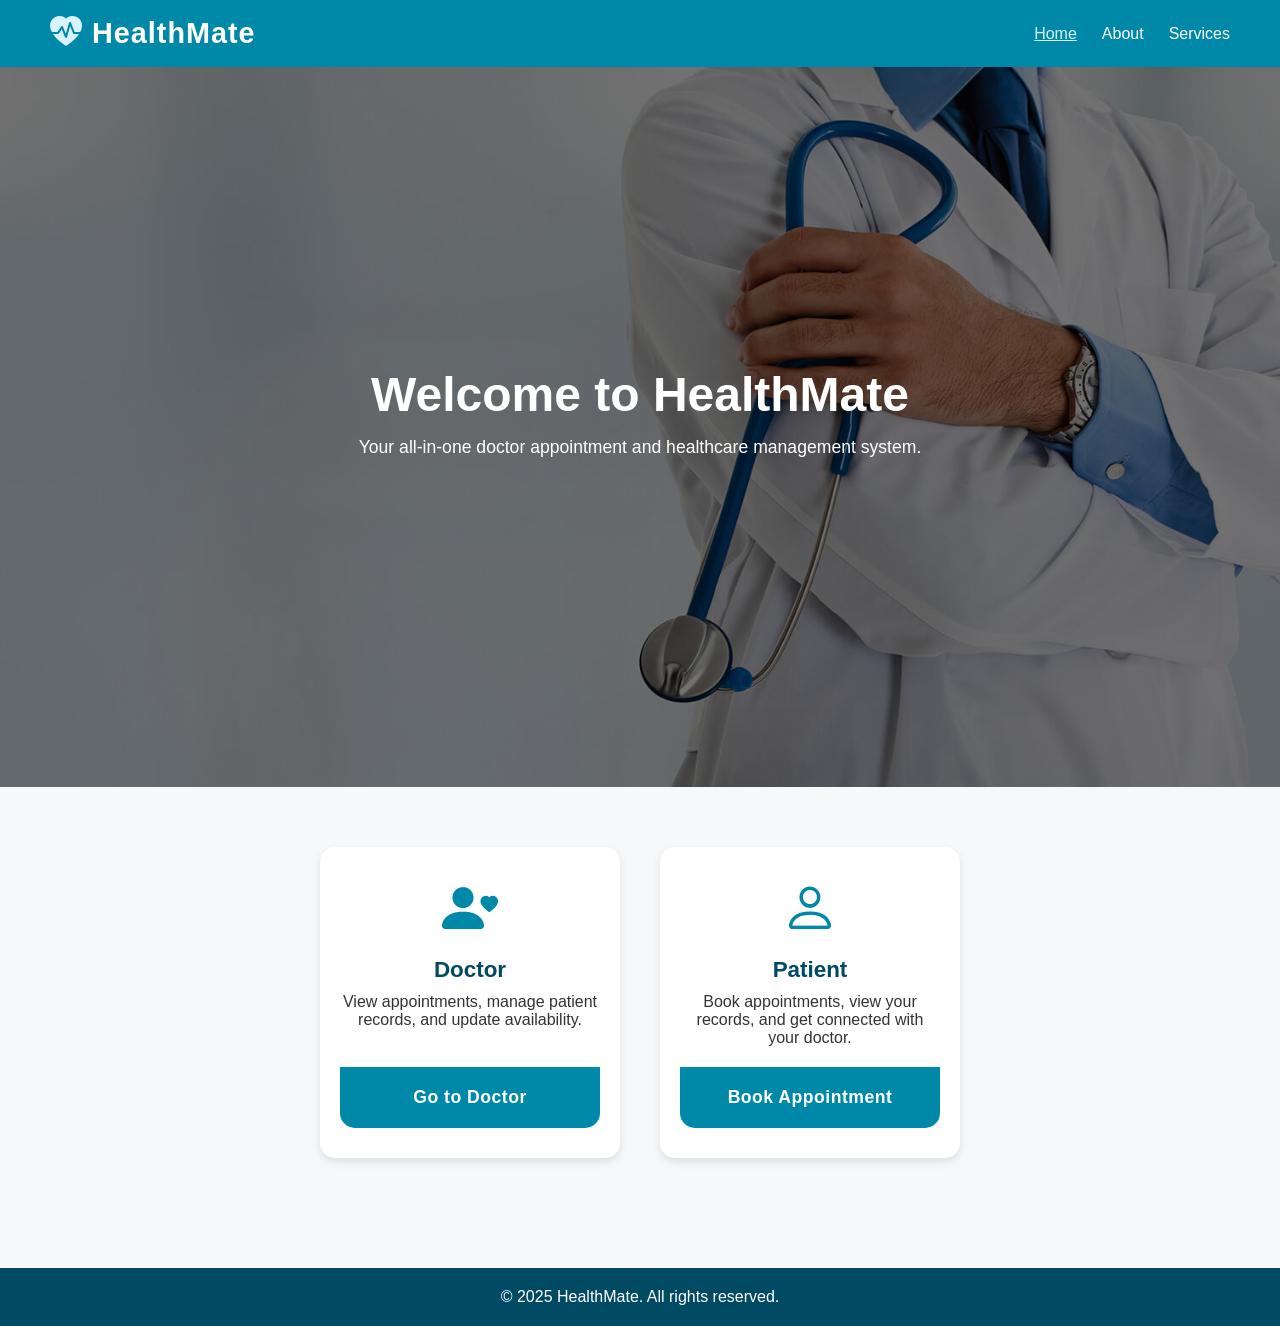
<file: index.html>
<!DOCTYPE html>
<html lang="en">
<head>
  <meta charset="UTF-8">
  <meta name="viewport" content="width=device-width, initial-scale=1.0">
  <title>HealthMate | Login Portal</title>
  <link rel="stylesheet" href="style.css">
  <link href="https://cdn.jsdelivr.net/npm/bootstrap-icons@1.11.3/font/bootstrap-icons.css" rel="stylesheet">
  <style>
    body {
      margin: 0;
      font-family: 'Poppins', sans-serif;
      background: #f7f8fa;
      color: #333;
    }

    /* ===== NAVBAR / HEADER ===== */
    header {
      background: #0088a9;
      color: white;
      padding: 15px 50px;
      display: flex;
      justify-content: space-between;
      align-items: center;
    }

    .logo {
      display: flex;
      align-items: center;
      gap: 10px;
      text-decoration: none;
      color: white;
    }

    .logo i {
      font-size: 2rem;
      color: #d8f3fd;
      animation: pulse 1.8s infinite;
    }

    .logo-text {
      font-size: 1.8rem;
      font-weight: bold;
      letter-spacing: 1px;
    }

    @keyframes pulse {
      0% { transform: scale(1); opacity: 0.9; }
      50% { transform: scale(1.2); opacity: 1; }
      100% { transform: scale(1); opacity: 0.9; }
    }

    nav ul {
      list-style: none;
      display: flex;
      gap: 25px;
      margin: 0;
      padding: 0;
    }

    nav a {
      color: white;
      text-decoration: none;
      font-weight: 500;
      transition: 0.3s;
    }

    nav a:hover,
    nav a.active {
      text-decoration: underline;
      color: #d8f3fd;
    }

    /* ===== HERO SECTION ===== */
    .hero {
      position: relative;
      display: flex;
      flex-direction: column;
      align-items: center;
      justify-content: center;
      text-align: center;
      padding: 100px 20px;
      min-height: 80vh;
      background: url('Images/bg1.jpg') no-repeat center center/cover;
      color: white;
    }

    .hero::before {
      content: "";
      position: absolute;
      top: 0;
      left: 0;
      right: 0;
      bottom: 0;
      background: rgba(0, 0, 0, 0.55);
    }

    .hero h1,
    .hero p {
      position: relative;
      z-index: 2;
    }

    .hero h1 {
      font-size: 3rem;
      font-weight: 700;
      margin-bottom: 15px;
    }

    .hero p {
      max-width: 600px;
      font-size: 1.1rem;
      margin-bottom: 30px;
    }

    /* ===== ROLE CARDS ===== */
    .roles {
      display: flex;
      justify-content: center;
      gap: 40px;
      padding: 60px 20px;
      flex-wrap: wrap;
    }

    .role-card {
      background: white;
      border-radius: 15px;
      box-shadow: 0 4px 10px rgba(0,0,0,0.1);
      width: 300px;
      text-align: center;
      padding: 30px 20px;
      transition: transform 0.3s ease, box-shadow 0.3s ease;
      display: flex;
      flex-direction: column;
      justify-content: space-between;
    }

    .role-card:hover {
      transform: translateY(-5px);
      box-shadow: 0 8px 20px rgba(0,0,0,0.15);
    }

    .role-card i {
      font-size: 3.5rem;
      color: #0088a9;
      margin-bottom: 15px;
    }

    .role-card h3 {
      margin-bottom: 10px;
      color: #004b63;
      font-size: 1.4rem;
    }

    .role-card p {
      font-size: 1rem;
      margin-bottom: 20px;
      flex-grow: 1;
    }

    .btn {
      display: block;
      width: 100%;
      padding: 20px 0;
      background: #0088a9;
      color: white;
      border-radius: 0 0 15px 15px;
      text-decoration: none;
      transition: background 0.3s, transform 0.2s;
      font-weight: 600;
      font-size: 1.1rem;
      letter-spacing: 0.5px;
    }

    .btn:hover {
      background: #006f88;
      transform: scale(1.03);
    }

    /* ===== FOOTER ===== */
    footer {
      background: #004b63;
      color: white;
      text-align: center;
      padding: 20px;
      margin-top: 50px;
    }

    @media(max-width: 768px) {
      .roles {
        flex-direction: column;
        align-items: center;
      }

      .hero h1 {
        font-size: 2.2rem;
      }

      .btn {
        padding: 18px 0;
        font-size: 1rem;
      }
    }
  </style>
</head>

<body>
  <!-- Header -->
  <header>
    <a href="index.html" class="logo">
      <i class="bi bi-heart-pulse-fill"></i>
      <span class="logo-text">HealthMate</span>
    </a>
    <nav>
      <ul>
        <li><a href="index.html" class="active">Home</a></li>
        <li><a href="about.html">About</a></li>
        <li><a href="services.html">Services</a></li>
      </ul>
    </nav>
  </header>

  <!-- Hero Section -->
  <section class="hero">
    <h1>Welcome to HealthMate</h1>
    <p>Your all-in-one doctor appointment and healthcare management system.</p>
  </section>

  <!-- Roles Section -->
  <section class="roles">
    <div class="role-card">
      <i class="bi bi-person-heart"></i>
      <h3>Doctor</h3>
      <p>View appointments, manage patient records, and update availability.</p>
      <a href="view/doctor/doctor_login.php" class="btn">Go to Doctor</a>
    </div>

    <div class="role-card">
      <i class="bi bi-person"></i>
      <h3>Patient</h3>
      <p>Book appointments, view your records, and get connected with your doctor.</p>
      <a href="view/patient/find_doctor.php" class="btn">Book Appointment</a>
    </div>
  </section>

  <!-- Footer -->
  <footer>
    <p>© 2025 HealthMate. All rights reserved.</p>
  </footer>
</body>
</html>
</file>
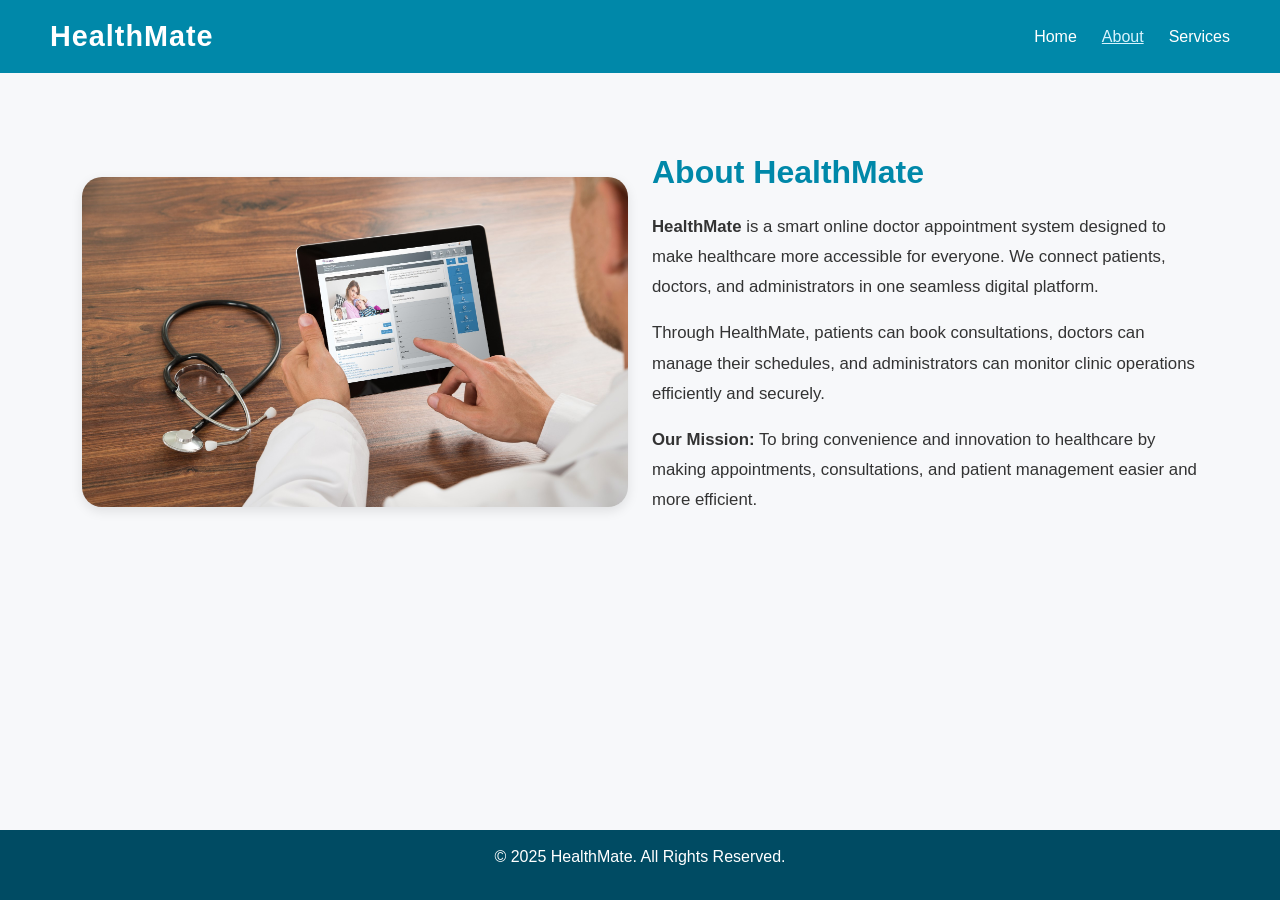
<file: about.html>
<!DOCTYPE html>
<html lang="en">
<head>
  <meta charset="UTF-8" />
  <meta name="viewport" content="width=device-width, initial-scale=1.0" />
  <title>About | HealthMate</title>
  <link href="https://cdn.jsdelivr.net/npm/bootstrap@5.3.2/dist/css/bootstrap.min.css" rel="stylesheet" />
  <style>
    html, body {
      height: 100%;
      margin: 0;
      display: flex;
      flex-direction: column;
      font-family: 'Poppins', sans-serif;
      background-color: #f7f8fa;
      color: #333;
    }

    main {
      flex: 1;
    }

    /* NAVBAR - Same as Home Page */
    header {
      background: #0088a9;
      color: white;
      padding: 15px 50px;
      display: flex;
      justify-content: space-between;
      align-items: center;
    }

    .logo {
      font-size: 1.8rem;
      font-weight: bold;
      letter-spacing: 1px;
      color: white;
      text-decoration: none;
    }

    nav ul {
      list-style: none;
      display: flex;
      gap: 25px;
      margin: 0;
      padding: 0;
    }

    nav a {
      color: white;
      text-decoration: none;
      font-weight: 500;
      transition: 0.3s;
    }

    nav a:hover,
    nav a.active {
      text-decoration: underline;
      color: #d8f3fd;
    }

    /* About Section */
    .about-section {
      padding: 80px 0;
      background-color: #f7f8fa;
    }

    .about-section img {
      border-radius: 20px;
      box-shadow: 0 4px 12px rgba(0, 0, 0, 0.1);
    }

    .about-section h2 {
      font-weight: 700;
      color: #0088a9;
      margin-bottom: 20px;
    }

    .about-section p {
      color: #333;
      line-height: 1.8;
      font-size: 1.05rem;
    }

    /* FOOTER */
    footer {
      background-color: #004b63;
      color: white;
      text-align: center;
      padding: 15px 0;
      margin-top: auto;
    }

    @media(max-width: 768px) {
      header {
        flex-direction: column;
        gap: 10px;
      }
    }
  </style>
</head>
<body>

  <!-- HEADER (Unified Navbar) -->
  <header>
    <a href="index.html" class="logo">HealthMate</a>
    <nav>
      <ul>
        <li><a href="index.html">Home</a></li>
        <li><a href="about.html" class="active">About</a></li>
        <li><a href="services.html">Services</a></li>
      </ul>
    </nav>
  </header>

  <!-- MAIN CONTENT -->
  <main>
    <section class="about-section">
      <div class="container">
        <div class="row align-items-center">
          <div class="col-md-6 mb-4 mb-md-0">
            <img src="Images/about.jpg" alt="About HealthMate" class="img-fluid">
          </div>
          <div class="col-md-6">
            <h2>About HealthMate</h2>
            <p>
              <strong>HealthMate</strong> is a smart online doctor appointment system designed to make healthcare more accessible
              for everyone. We connect patients, doctors, and administrators in one seamless digital platform.
            </p>
            <p>
              Through HealthMate, patients can book consultations, doctors can manage their schedules, and 
              administrators can monitor clinic operations efficiently and securely.
            </p>
            <p><strong>Our Mission:</strong> To bring convenience and innovation to healthcare by making 
            appointments, consultations, and patient management easier and more efficient.</p>
          </div>
        </div>
      </div>
    </section>
  </main>

  <!-- FOOTER -->
  <footer>
    <p>© 2025 HealthMate. All Rights Reserved.</p>
  </footer>

</body>
</html>
</file>
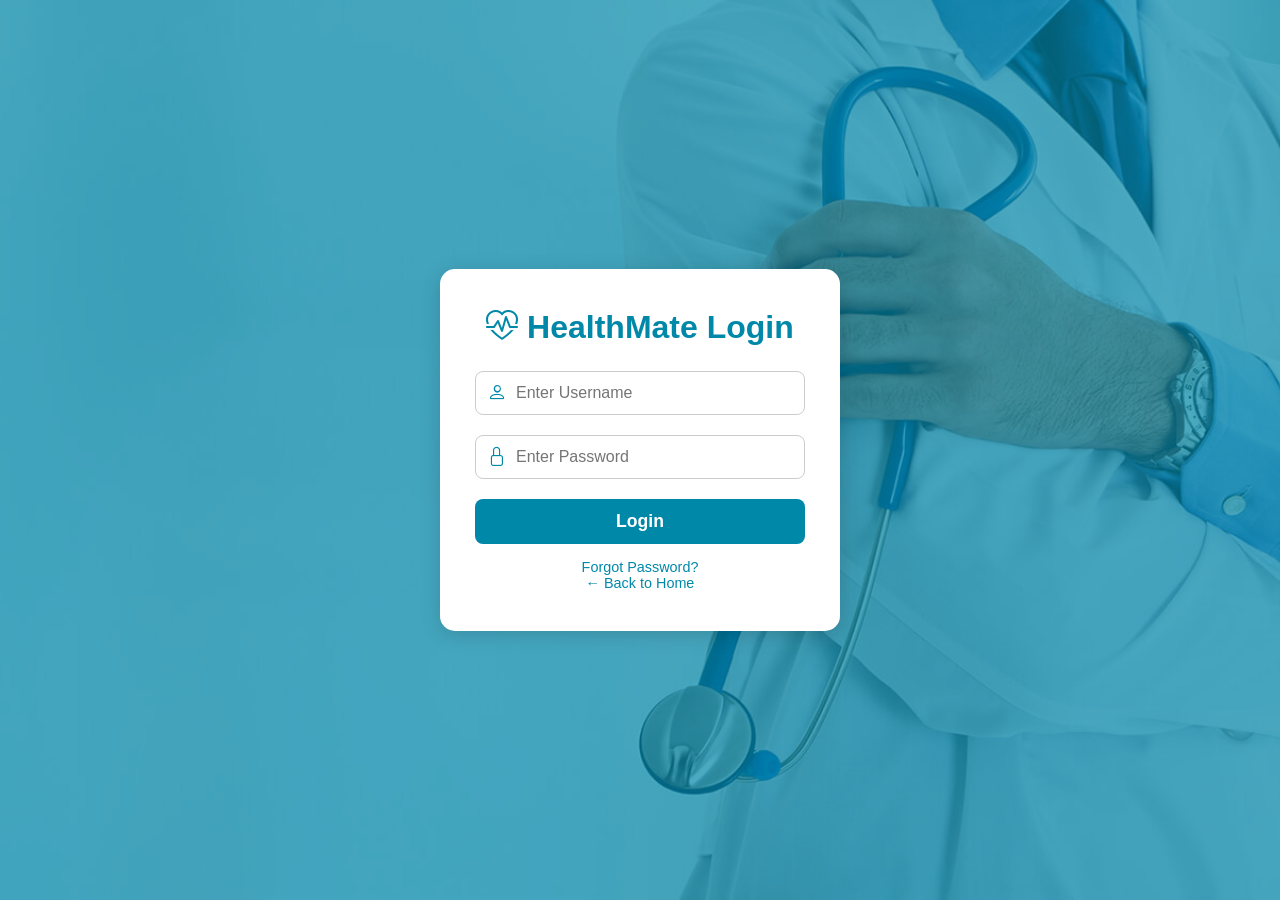
<file: login.html>
<!DOCTYPE html>
<html lang="en">
<head>
  <meta charset="UTF-8">
  <meta name="viewport" content="width=device-width, initial-scale=1.0">
  <title>HealthMate | Login</title>
  <link href="https://cdn.jsdelivr.net/npm/bootstrap-icons@1.11.3/font/bootstrap-icons.css" rel="stylesheet">
  <style>
    * {
      margin: 0;
      padding: 0;
      box-sizing: border-box;
      font-family: 'Poppins', sans-serif;
    }

    body {
      display: flex;
      justify-content: center;
      align-items: center;
      height: 100vh;
      background: url('Images/bg1.jpg') no-repeat center center/cover;
      position: relative;
    }

    /* Overlay for background */
    body::before {
      content: "";
      position: absolute;
      top: 0;
      left: 0;
      width: 100%;
      height: 100%;
      background: rgba(0, 136, 169, 0.7);
      z-index: 0;
    }

    .login-container {
      position: relative;
      z-index: 1;
      background: white;
      padding: 40px 35px;
      border-radius: 15px;
      box-shadow: 0 4px 20px rgba(0,0,0,0.15);
      width: 100%;
      max-width: 400px;
      text-align: center;
    }

    .login-container h2 {
      color: #0088a9;
      margin-bottom: 25px;
      font-size: 2rem;
    }

    .input-group {
      position: relative;
      margin-bottom: 20px;
    }

    .input-group input {
      width: 100%;
      padding: 12px 15px 12px 40px;
      border: 1.5px solid #ccc;
      border-radius: 8px;
      font-size: 1rem;
      transition: 0.3s;
    }

    .input-group input:focus {
      border-color: #0088a9;
      outline: none;
    }

    .input-group i {
      position: absolute;
      top: 12px;
      left: 12px;
      color: #0088a9;
      font-size: 1.2rem;
    }

    button {
      width: 100%;
      padding: 12px;
      background: #0088a9;
      border: none;
      color: white;
      border-radius: 8px;
      font-size: 1.1rem;
      cursor: pointer;
      transition: background 0.3s ease;
      font-weight: 600;
    }

    button:hover {
      background: #006f88;
    }

    .extra-links {
      margin-top: 15px;
      font-size: 0.9rem;
    }

    .extra-links a {
      color: #0088a9;
      text-decoration: none;
      font-weight: 500;
    }

    .extra-links a:hover {
      text-decoration: underline;
    }

    @media (max-width: 480px) {
      .login-container {
        padding: 30px 20px;
      }
    }
  </style>
</head>
<body>

  <div class="login-container">
    <h2><i class="bi bi-heart-pulse"></i> HealthMate Login</h2>
    <form action="#" method="POST">
      <div class="input-group">
        <i class="bi bi-person"></i>
        <input type="text" name="username" placeholder="Enter Username" required>
      </div>

      <div class="input-group">
        <i class="bi bi-lock"></i>
        <input type="password" name="password" placeholder="Enter Password" required>
      </div>

      <button type="submit">Login</button>

      <div class="extra-links">
        <p><a href="#">Forgot Password?</a></p>
        <p><a href="index.html">← Back to Home</a></p>
      </div>
    </form>
  </div>

</body>
</html>
</file>
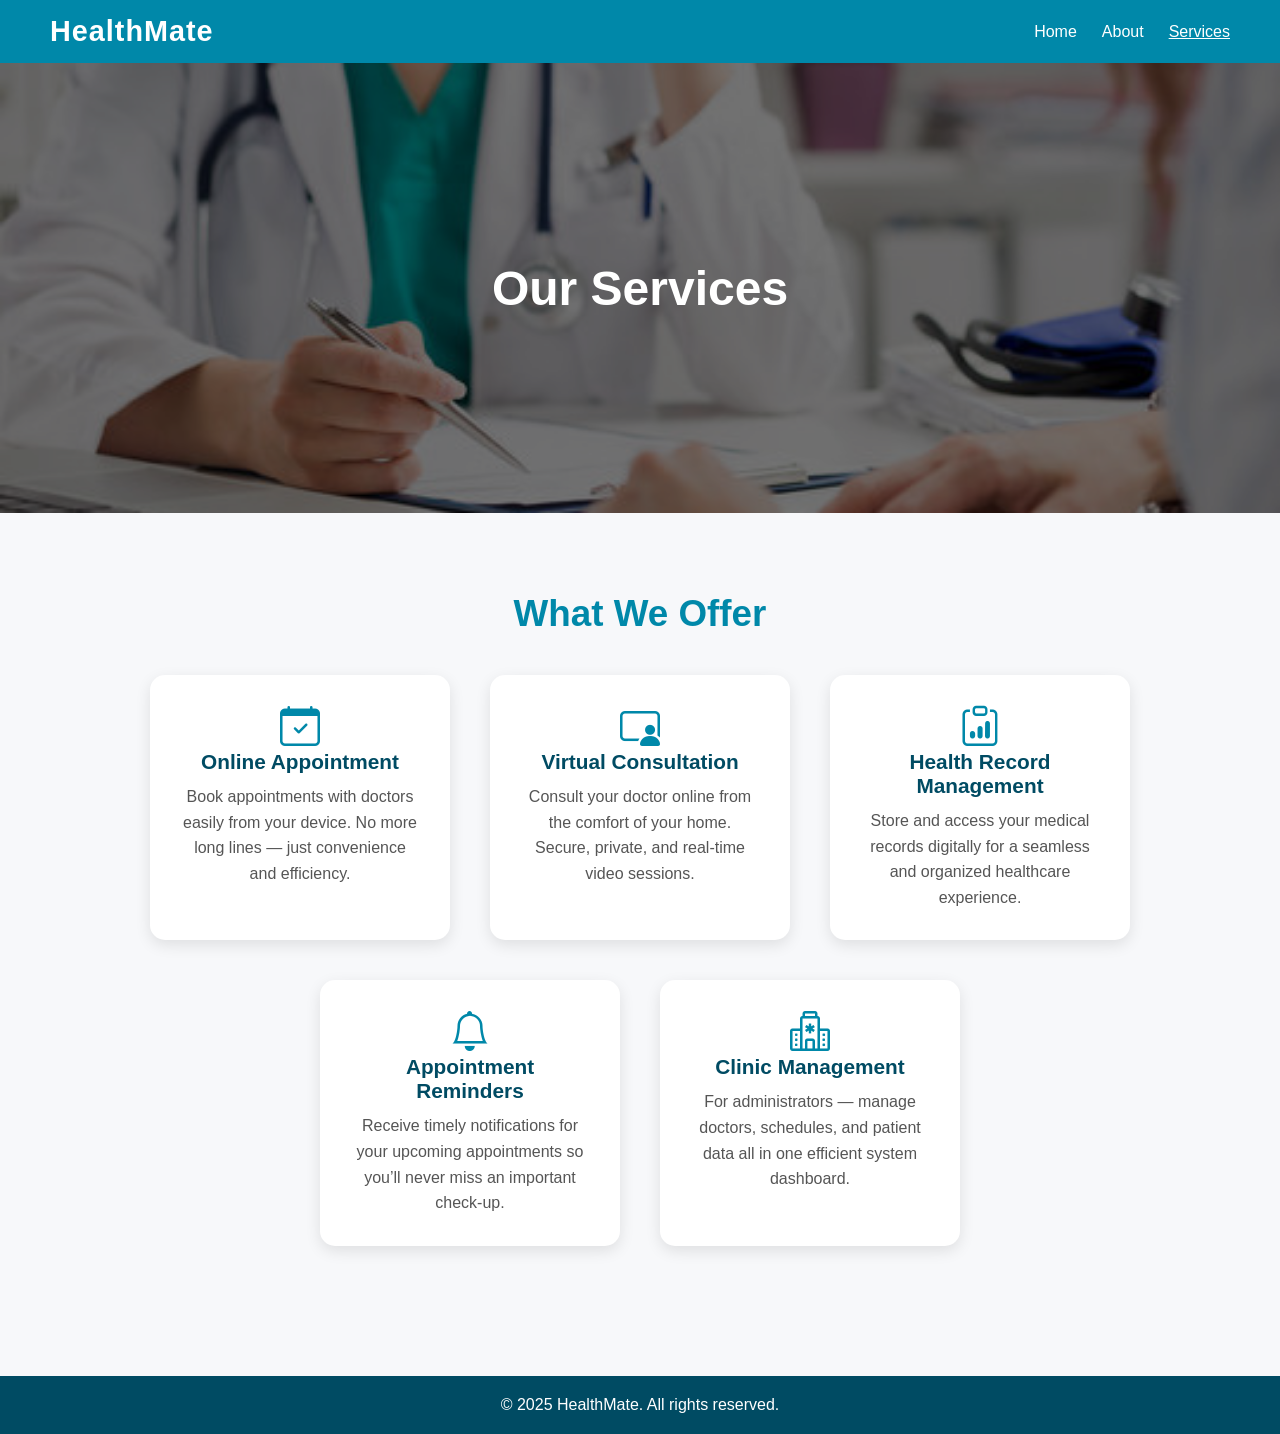
<file: services.html>
<!DOCTYPE html>
<html lang="en">
<head>
  <meta charset="UTF-8">
  <meta name="viewport" content="width=device-width, initial-scale=1.0">
  <title>HealthMate | Services</title>
  <link rel="stylesheet" href="style.css">
  <link href="https://cdn.jsdelivr.net/npm/bootstrap-icons@1.11.3/font/bootstrap-icons.css" rel="stylesheet">
  <style>
    body {
      margin: 0;
      font-family: 'Poppins', sans-serif;
      background: #f7f8fa;
      color: #333;
    }

    /* Header */
    header {
      background: #0088a9;
      color: white;
      padding: 15px 50px;
      display: flex;
      justify-content: space-between;
      align-items: center;
    }

    .logo {
      font-size: 1.8rem;
      font-weight: bold;
      letter-spacing: 1px;
    }

    nav ul {
      list-style: none;
      display: flex;
      gap: 25px;
      margin: 0;
      padding: 0;
    }

    nav a {
      color: white;
      text-decoration: none;
      font-weight: 500;
    }

    nav a:hover, nav a.active {
      text-decoration: underline;
    }

    /* Hero Section */
    .hero {
      position: relative;
      display: flex;
      align-items: center;
      justify-content: center;
      text-align: center;
      min-height: 50vh;
      background: url('Images/services.jpg') no-repeat center center/cover;
      color: white;
    }

    .hero::before {
      content: "";
      position: absolute;
      top: 0;
      left: 0;
      right: 0;
      bottom: 0;
      background: rgba(0, 0, 0, 0.55);
    }

    .hero h1 {
      position: relative;
      z-index: 2;
      font-size: 3rem;
      font-weight: 700;
    }

    /* Services Section */
    .services-section {
      padding: 80px 50px;
      text-align: center;
    }

    .services-section h2 {
      color: #0088a9;
      font-size: 2.3rem;
      margin-bottom: 40px;
    }

    .services-container {
      display: flex;
      flex-wrap: wrap;
      justify-content: center;
      gap: 40px;
    }

    .service-card {
      background: white;
      width: 300px;
      padding: 30px;
      border-radius: 15px;
      box-shadow: 0 5px 15px rgba(0,0,0,0.1);
      transition: transform 0.3s, box-shadow 0.3s;
    }

    .service-card:hover {
      transform: translateY(-5px);
      box-shadow: 0 8px 20px rgba(0,0,0,0.15);
    }

    .service-card i {
      font-size: 2.5rem;
      color: #0088a9;
      margin-bottom: 15px;
    }

    .service-card h3 {
      color: #004b63;
      font-size: 1.3rem;
      margin-bottom: 10px;
    }

    .service-card p {
      color: #555;
      font-size: 1rem;
      line-height: 1.6;
    }

    /* Footer */
    footer {
      background: #004b63;
      color: white;
      text-align: center;
      padding: 20px;
      margin-top: 50px;
    }

    @media(max-width: 768px) {
      .hero h1 {
        font-size: 2.2rem;
      }

      .services-section {
        padding: 50px 20px;
      }

      .service-card {
        width: 90%;
      }
    }
  </style>
</head>
<body>
  <!-- Header -->
  <header>
    <h2 class="logo">HealthMate</h2>
    <nav>
      <ul>
        <li><a href="index.html">Home</a></li>
        <li><a href="about.html">About</a></li>
        <li><a href="services.html" class="active">Services</a></li>
      </ul>
    </nav>
  </header>

  <!-- Hero Section -->
  <section class="hero">
    <h1>Our Services</h1>

  </section>

  <!-- Services Section -->
  <section class="services-section">
    <h2>What We Offer</h2>

    <div class="services-container">
      <div class="service-card">
        <i class="bi bi-calendar-check"></i>
        <h3>Online Appointment</h3>
        <p>Book appointments with doctors easily from your device. No more long lines — just convenience and efficiency.</p>
      </div>

      <div class="service-card">
        <i class="bi bi-person-video3"></i>
        <h3>Virtual Consultation</h3>
        <p>Consult your doctor online from the comfort of your home. Secure, private, and real-time video sessions.</p>
      </div>

      <div class="service-card">
        <i class="bi bi-clipboard-data"></i>
        <h3>Health Record Management</h3>
        <p>Store and access your medical records digitally for a seamless and organized healthcare experience.</p>
      </div>

      <div class="service-card">
        <i class="bi bi-bell"></i>
        <h3>Appointment Reminders</h3>
        <p>Receive timely notifications for your upcoming appointments so you’ll never miss an important check-up.</p>
      </div>

      <div class="service-card">
        <i class="bi bi-hospital"></i>
        <h3>Clinic Management</h3>
        <p>For administrators — manage doctors, schedules, and patient data all in one efficient system dashboard.</p>
      </div>
    </div>
  </section>

  <!-- Footer -->
  <footer>
    <p>© 2025 HealthMate. All rights reserved.</p>
  </footer>
</body>
</html>
</file>
<file: style.css>
* {
    margin: 0;
    padding: 0;
    box-sizing: border-box;
    font-family: 'Poppins', sans-serif;
}

body {
    background-color: #f6f9fc;
    color: #333;
}

/* Navbar */
.navbar {
    display: flex;
    justify-content: space-between;
    align-items: center;
    padding: 20px 80px;
    background: #0077b6;
    color: white;
}

.logo {
    font-size: 28px;
    font-weight: 600;
}

.navbar ul {
    list-style: none;
    display: flex;
    gap: 30px;
}

.navbar a {
    color: white;
    text-decoration: none;
    font-weight: 500;
    transition: 0.3s;
}

.navbar a:hover,
.navbar a.active {
    text-decoration: underline;
}

/* Hero Section */
.hero {
    display: flex;
    align-items: center;
    justify-content: space-between;
    padding: 80px 100px;
}

.hero-content {
    width: 50%;
}

.hero-content h1 {
    font-size: 50px;
    color: #023e8a;
    margin-bottom: 20px;
}

.hero-content p {
    font-size: 18px;
    line-height: 1.6;
    margin-bottom: 30px;
}

.btn {
    background: #00b4d8;
    color: white;
    padding: 14px 30px;
    border-radius: 30px;
    text-decoration: none;
    font-weight: 600;
    transition: 0.3s;
}

.btn:hover {
    background: #0077b6;
}

.hero-img img {
    width: 420px;
    border-radius: 20px;
    box-shadow: 0 5px 20px rgba(0,0,0,0.1);
}

/* Footer */
footer {
    text-align: center;
    background: #0077b6;
    color: white;
    padding: 20px;
    margin-top: 60px;
}
</file>
